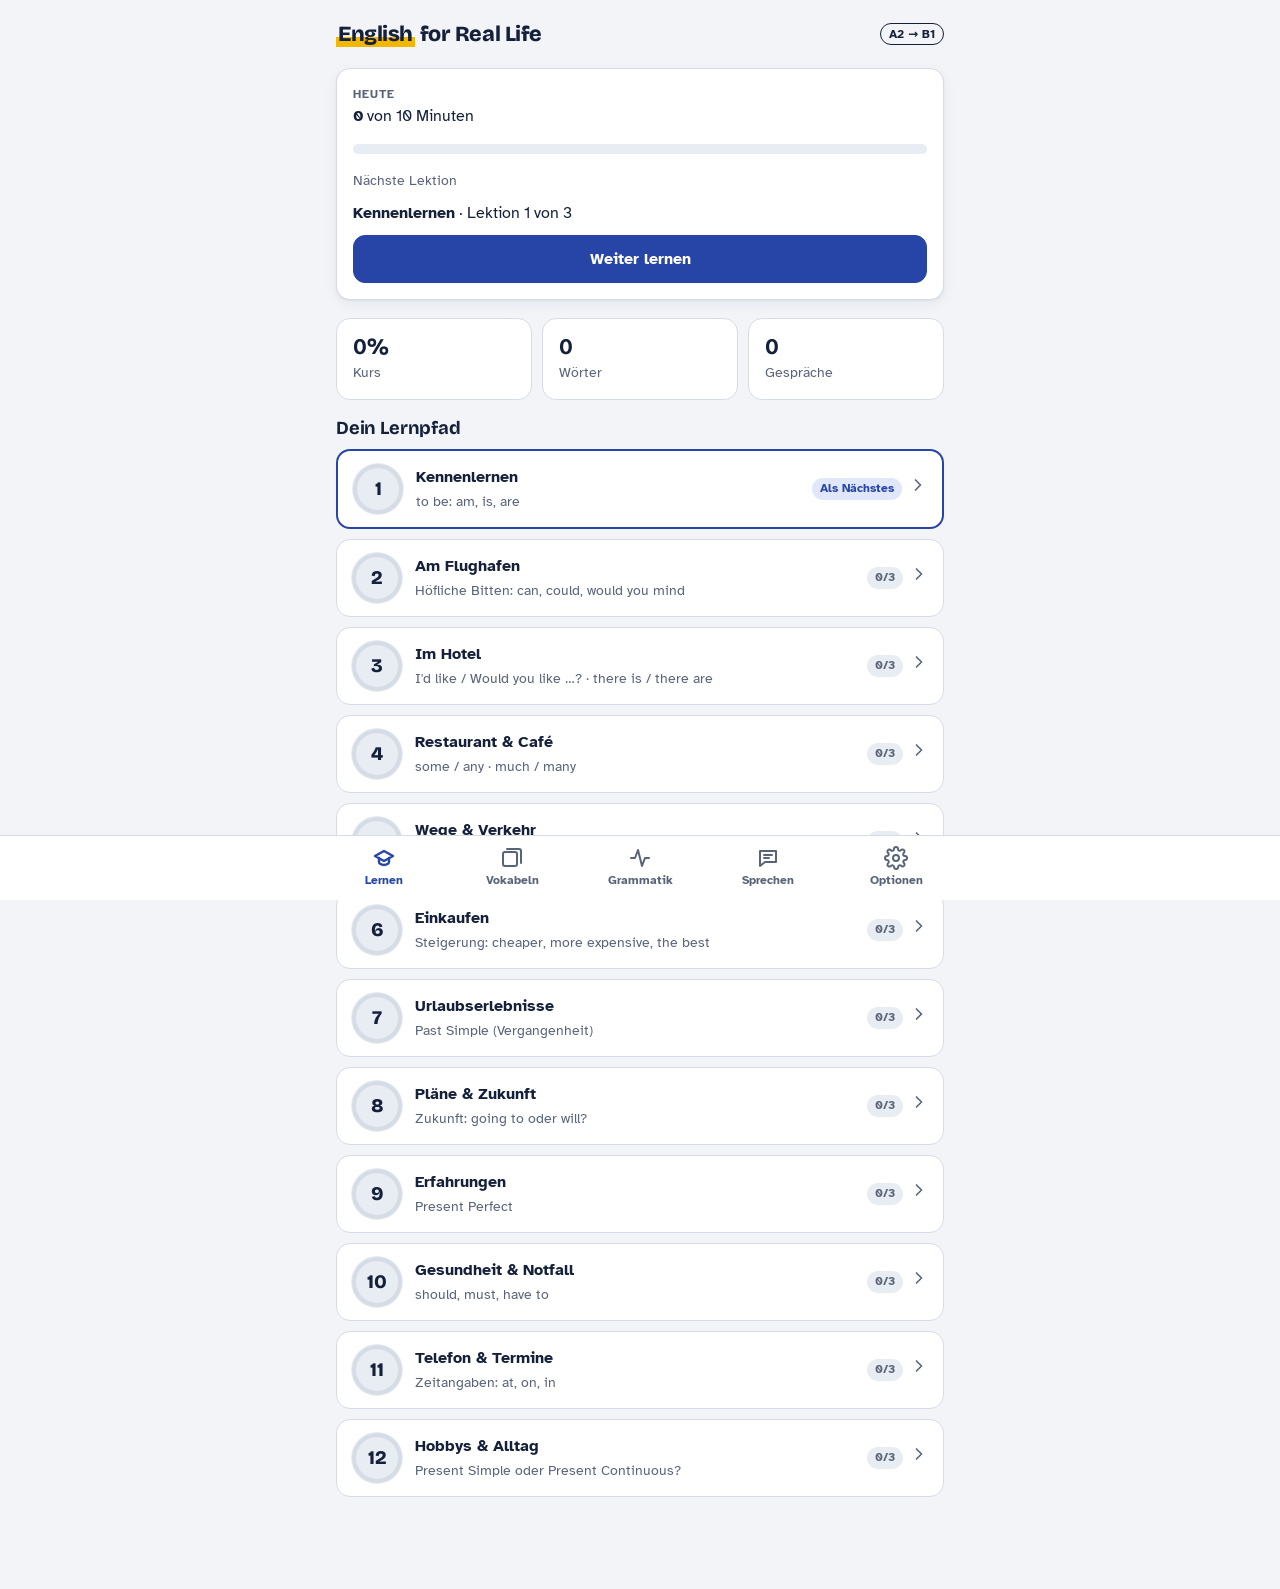
<file: index.html>
<!doctype html>
<html lang="de">
<head>
<meta charset="utf-8">
<meta name="viewport" content="width=device-width,initial-scale=1,viewport-fit=cover">
<title>English for Real Life</title>
<meta name="description" content="Englisch lernen für Urlaub und Alltag: Vokabeln, Grammatik, Zeitformen und Gespräche mit Korrektur.">
<meta name="theme-color" content="#2745A6">
<link rel="manifest" href="manifest.webmanifest">
<link rel="icon" href="icon.svg" type="image/svg+xml">
<link rel="apple-touch-icon" href="icon.svg">
<meta name="apple-mobile-web-app-capable" content="yes">
<link rel="preconnect" href="https://fonts.googleapis.com">
<link rel="preconnect" href="https://fonts.gstatic.com" crossorigin>
<link rel="stylesheet" href="https://fonts.googleapis.com/css2?family=Atkinson+Hyperlegible:wght@400;700&family=Bricolage+Grotesque:opsz,wght@12..96,600;12..96,800&display=swap">
<link rel="stylesheet" href="css/style.css">
<style>:root{padding-top:env(safe-area-inset-top,0px);padding-bottom:env(safe-area-inset-bottom,0px)}</style>
</head>
<body>
<div id="app"><main class="wrap"><p>Lädt …</p></main></div>
<noscript>Diese App braucht JavaScript.</noscript>
<script src="js/data-units.js"></script>
<script src="js/data-more.js"></script>
<script src="js/app.js"></script>
</body>
</html>
</file>
<file: css/style.css>
/* Layout: eine schmale, mobile Spalte (max. 640px) mit fester Navigationsleiste unten;
   Lektionen laufen als Vollbild-Ansicht mit Aktionsleiste am unteren Rand. */
:root {
  --bg: #F2F4F8;
  --surface: #FFFFFF;
  --surface-2: #E8ECF3;
  --ink: #15203A;
  --muted: #5A6479;
  --line: #D6DCE6;
  --accent: #2745A6;
  --accent-ink: #FFFFFF;
  --accent-soft: #E1E7FA;
  --mark: #F2B705;
  --good: #1D7347;
  --good-bg: #E1F2E8;
  --bad: #B3261E;
  --bad-bg: #FBE7E5;
  --warn: #8A5A00;
  --warn-bg: #FFF2D1;
  --shadow: 0 1px 2px rgba(21, 32, 58, .06), 0 4px 14px rgba(21, 32, 58, .06);

  --font-display: 'Bricolage Grotesque', 'Segoe UI', system-ui, sans-serif;
  --font-body: 'Atkinson Hyperlegible', 'Segoe UI', system-ui, -apple-system, sans-serif;

  --step--1: .875rem;
  --step-0: 1rem;
  --step-1: 1.15rem;
  --step-2: 1.4rem;
  --step-3: 1.85rem;
  --radius: 14px;
  --nav-h: 64px;
}
@media (prefers-color-scheme: dark) {
  :root:not([data-theme="light"]) {
    --bg: #0D1321; --surface: #151D30; --surface-2: #1F2940; --ink: #E6EBF5; --muted: #9AA5BB;
    --line: #2A3552; --accent: #8EA7FF; --accent-ink: #0D1321; --accent-soft: #1E2A4D; --mark: #F5C84B;
    --good: #5CCB8E; --good-bg: #13301F; --bad: #FF8A7E; --bad-bg: #3A1714; --warn: #F0BE5A; --warn-bg: #3A2B0C;
    --shadow: 0 1px 2px rgba(0, 0, 0, .3), 0 4px 14px rgba(0, 0, 0, .25);
    color-scheme: dark;
  }
}
:root[data-theme="dark"] {
  --bg: #0D1321; --surface: #151D30; --surface-2: #1F2940; --ink: #E6EBF5; --muted: #9AA5BB;
  --line: #2A3552; --accent: #8EA7FF; --accent-ink: #0D1321; --accent-soft: #1E2A4D; --mark: #F5C84B;
  --good: #5CCB8E; --good-bg: #13301F; --bad: #FF8A7E; --bad-bg: #3A1714; --warn: #F0BE5A; --warn-bg: #3A2B0C;
  --shadow: 0 1px 2px rgba(0, 0, 0, .3), 0 4px 14px rgba(0, 0, 0, .25);
  color-scheme: dark;
}

* { box-sizing: border-box; }
html { -webkit-text-size-adjust: 100%; }
body {
  margin: 0;
  background: var(--bg);
  color: var(--ink);
  font-family: var(--font-body);
  font-size: var(--step-0);
  line-height: 1.5;
}
button, input, select, textarea { font: inherit; color: inherit; }
button { cursor: pointer; }
:focus-visible { outline: 3px solid var(--accent); outline-offset: 2px; border-radius: 6px; }
[hidden] { display: none !important; }

.wrap {
  max-width: 640px;
  margin: 0 auto;
  padding-left: max(16px, env(safe-area-inset-left, 0px));
  padding-right: max(16px, env(safe-area-inset-right, 0px));
  padding-block: 12px calc(var(--nav-h) + 28px + env(safe-area-inset-bottom, 0px));
  display: grid;
  grid-template-columns: minmax(0, 1fr);
  gap: 18px;
}
.wrap > * { min-width: 0; }

h1, h2, h3 { font-family: var(--font-display); line-height: 1.15; margin: 0; text-wrap: balance; letter-spacing: -.01em; }
h1 { font-size: var(--step-3); font-weight: 800; }
h2 { font-size: var(--step-2); font-weight: 700; }
h3 { font-size: var(--step-1); font-weight: 700; }
p { margin: 0; }
.muted { color: var(--muted); }
.small { font-size: var(--step--1); }
.eyebrow { font-size: .78rem; letter-spacing: .08em; text-transform: uppercase; color: var(--muted); font-weight: 700; }
.stack { display: grid; gap: 10px; }
.stack-lg { display: grid; gap: 16px; }
.row { display: flex; gap: 10px; align-items: center; flex-wrap: wrap; }
.row.between { justify-content: space-between; }
.grow { flex: 1 1 auto; min-width: 0; }

/* Kopfzeile */
.top {
  display: flex; align-items: center; justify-content: space-between; gap: 12px;
  padding-top: 6px;
}
.brand { display: flex; align-items: baseline; gap: 8px; }
.brand-mark {
  font-family: var(--font-display); font-weight: 800; font-size: 1.35rem; letter-spacing: -.02em;
}
.brand-mark span { background: linear-gradient(transparent 62%, var(--mark) 62%); padding: 0 2px; }
.level-pill {
  font-size: .75rem; font-weight: 700; border: 1.5px solid var(--ink); border-radius: 999px; padding: 1px 8px;
}

/* Karten */
.card {
  background: var(--surface); border: 1px solid var(--line); border-radius: var(--radius);
  padding: 16px; box-shadow: var(--shadow);
}
.card.flat { box-shadow: none; }
.card.soft { background: var(--surface-2); border-color: transparent; box-shadow: none; }

/* Buttons */
.btn {
  display: inline-flex; align-items: center; justify-content: center; gap: 8px;
  min-height: 48px; padding: 10px 18px; border-radius: 12px;
  border: 1.5px solid var(--line); background: var(--surface); font-weight: 700;
  text-decoration: none; transition: transform .08s ease, background .15s ease;
}
.btn:active { transform: translateY(1px); }
.btn.primary { background: var(--accent); color: var(--accent-ink); border-color: var(--accent); }
.btn.good { background: var(--good); color: var(--surface); border-color: var(--good); }
.btn.ghost { background: transparent; border-color: transparent; }
.btn.block { width: 100%; }
.btn.sm { min-height: 38px; padding: 6px 12px; font-size: var(--step--1); border-radius: 10px; }
.btn:disabled { opacity: .45; cursor: not-allowed; }
.icon-btn {
  width: 40px; height: 40px; flex: 0 0 40px; border-radius: 50%; border: 1.5px solid var(--line);
  background: var(--surface); display: inline-grid; place-items: center; padding: 0;
}
.icon-btn svg { width: 20px; height: 20px; }
.icon-btn.lg { width: 64px; height: 64px; flex-basis: 64px; }
.icon-btn.lg svg { width: 30px; height: 30px; }
.icon-btn.accent { background: var(--accent); border-color: var(--accent); color: var(--accent-ink); }
.icon-btn.rec { background: var(--bad); border-color: var(--bad); color: #fff; animation: pulse 1.2s infinite; }
@keyframes pulse { 50% { box-shadow: 0 0 0 8px color-mix(in srgb, var(--bad) 25%, transparent); } }

/* Fortschritt */
.bar { height: 10px; border-radius: 999px; background: var(--surface-2); overflow: hidden; }
.bar > i { display: block; height: 100%; background: var(--accent); border-radius: inherit; transition: width .3s ease; }
.bar.mark > i { background: var(--mark); }
.stats { display: grid; grid-template-columns: repeat(3, minmax(0, 1fr)); gap: 10px; }
.stat { display: grid; gap: 2px; }
.stat b { font-family: var(--font-display); font-size: var(--step-2); font-variant-numeric: tabular-nums; line-height: 1.1; }

/* Lernpfad */
.path { display: grid; gap: 10px; }
.unit {
  display: grid; grid-template-columns: 52px minmax(0, 1fr) auto; gap: 12px; align-items: center;
  background: var(--surface); border: 1px solid var(--line); border-radius: var(--radius);
  padding: 12px 14px; text-align: left; width: 100%;
}
.unit.next { border: 2px solid var(--accent); }
.unit-no {
  width: 52px; height: 52px; border-radius: 50%; display: grid; place-items: center;
  font-family: var(--font-display); font-weight: 800; font-size: 1.2rem; background: var(--surface-2);
  position: relative;
}
.unit-no .ring { position: absolute; inset: 0; width: 52px; height: 52px; transform: rotate(-90deg); }
.unit-no circle { fill: none; stroke-width: 4; }
.unit-no .track { stroke: var(--line); }
.unit-no .val { stroke: var(--accent); stroke-linecap: round; }
.unit.done .unit-no { background: var(--accent-soft); }
.unit-title { font-weight: 700; }
.unit-sub { font-size: var(--step--1); color: var(--muted); }
.chev { color: var(--muted); }

/* Navigation unten */
.nav {
  position: fixed; left: 0; right: 0; bottom: 0; z-index: 20;
  background: var(--surface); border-top: 1px solid var(--line);
  padding-bottom: env(safe-area-inset-bottom, 0px);
  padding-left: max(8px, env(safe-area-inset-left, 0px));
  padding-right: max(8px, env(safe-area-inset-right, 0px));
}
.nav-inner { max-width: 640px; margin: 0 auto; display: grid; grid-template-columns: repeat(5, minmax(0, 1fr)); height: var(--nav-h); }
.nav a {
  display: grid; place-items: center; align-content: center; gap: 2px; text-decoration: none; color: var(--muted);
  font-size: .72rem; font-weight: 700;
}
.nav a svg { width: 24px; height: 24px; }
.nav a[aria-current="page"] { color: var(--accent); }
.nav a[aria-current="page"] svg { stroke-width: 2.4; }

/* Listen */
.list { display: grid; }
.li {
  display: flex; align-items: center; gap: 12px; padding: 10px 0; border-bottom: 1px solid var(--line);
}
.li:last-child { border-bottom: 0; }
.li .grow p:first-child { font-weight: 700; }
.ex { font-style: italic; color: var(--muted); font-size: var(--step--1); }
.tag {
  display: inline-block; font-size: .72rem; font-weight: 700; padding: 2px 8px; border-radius: 999px;
  background: var(--surface-2); color: var(--muted); white-space: nowrap;
}
.tag.good { background: var(--good-bg); color: var(--good); }
.tag.accent { background: var(--accent-soft); color: var(--accent); }

.grammar p + p { margin-top: 8px; }
.grammar i { color: var(--accent); font-style: normal; font-weight: 700; }
.example { border-left: 3px solid var(--mark); padding: 4px 0 4px 12px; }

.tabs { display: flex; gap: 6px; background: var(--surface-2); padding: 4px; border-radius: 12px; }
.tabs button {
  flex: 1; border: 0; background: transparent; border-radius: 9px; padding: 8px 6px; font-weight: 700; color: var(--muted);
}
.tabs button[aria-selected="true"] { background: var(--surface); color: var(--ink); box-shadow: var(--shadow); }

/* Zeitstrahl */
.timeline { position: relative; height: 54px; margin: 6px 4px 0; }
.timeline .axis { position: absolute; left: 0; right: 0; top: 26px; height: 2px; background: var(--line); }
.timeline .now { position: absolute; left: 62%; top: 12px; width: 2px; height: 30px; background: var(--ink); }
.timeline .now::after { content: 'jetzt'; position: absolute; top: 32px; left: -12px; font-size: .7rem; font-weight: 700; }
.timeline .seg { position: absolute; top: 20px; height: 14px; border-radius: 999px; background: var(--accent); opacity: .85; }
.timeline .lbl { position: absolute; top: 36px; font-size: .7rem; color: var(--muted); }
.form-rows { display: grid; gap: 4px; font-size: var(--step--1); }
.form-rows div { background: var(--surface-2); border-radius: 8px; padding: 6px 10px; }
.form-rows b { color: var(--accent); }

/* Lektion (Vollbild) */
.runner {
  position: fixed; inset: 0; z-index: 40; background: var(--bg);
  display: grid; grid-template-rows: auto minmax(0, 1fr) auto; grid-template-columns: minmax(0, 1fr);
  padding-top: env(safe-area-inset-top, 0px);
}
.runner-head, .runner-body > div, .runner-foot > div {
  max-width: 640px; margin: 0 auto; width: 100%;
  padding-left: max(16px, env(safe-area-inset-left, 0px));
  padding-right: max(16px, env(safe-area-inset-right, 0px));
}
.runner-head { display: flex; align-items: center; gap: 12px; padding-block: 12px; }
.runner-body { overflow-y: auto; }
.runner-body > div { padding-block: 8px 24px; display: grid; grid-template-columns: minmax(0, 1fr); gap: 18px; }
.runner-foot { border-top: 1px solid var(--line); background: var(--surface); padding-bottom: env(safe-area-inset-bottom, 0px); }
.runner-foot > div { padding-block: 12px; display: grid; grid-template-columns: minmax(0, 1fr); gap: 10px; }
.runner-foot.ok { background: var(--good-bg); border-color: transparent; }
.runner-foot.no { background: var(--bad-bg); border-color: transparent; }
.fb-title { font-family: var(--font-display); font-weight: 800; font-size: var(--step-1); }
.runner-foot.ok .fb-title { color: var(--good); }
.runner-foot.no .fb-title { color: var(--bad); }

.prompt { font-family: var(--font-display); font-size: var(--step-2); font-weight: 700; }
.prompt-sub { color: var(--muted); }
.options { display: grid; gap: 10px; }
.opt {
  text-align: left; padding: 14px 16px; border-radius: 12px; border: 2px solid var(--line);
  background: var(--surface); font-weight: 700; min-height: 54px;
}
.opt[aria-pressed="true"] { border-color: var(--accent); background: var(--accent-soft); }
.opt.right { border-color: var(--good); background: var(--good-bg); }
.opt.wrong { border-color: var(--bad); background: var(--bad-bg); }
.gap-sentence { font-size: var(--step-1); font-weight: 700; }
.gap-sentence u { text-decoration: none; display: inline-block; min-width: 70px; border-bottom: 2.5px solid var(--accent); text-align: center; color: var(--accent); }

.tiles { display: flex; flex-wrap: wrap; gap: 8px; }
.tile {
  border: 1.5px solid var(--line); border-bottom-width: 3px; background: var(--surface); border-radius: 10px;
  padding: 8px 12px; font-weight: 700;
}
.tile.used { visibility: hidden; }
.answer-line {
  min-height: 62px; border-bottom: 2px dashed var(--line); padding-bottom: 8px; display: flex; flex-wrap: wrap; gap: 8px; align-content: flex-start;
}
.text-in {
  width: 100%; padding: 12px 14px; border-radius: 12px; border: 2px solid var(--line); background: var(--surface);
  font-size: var(--step-1);
}
.text-in:focus { border-color: var(--accent); outline: none; }

.speak-box { display: grid; justify-items: center; gap: 12px; text-align: center; padding: 10px 0; }
.heard { font-style: italic; color: var(--muted); min-height: 1.5em; }

.result-hero { text-align: center; display: grid; gap: 10px; padding: 24px 0; }
.big-num { font-family: var(--font-display); font-size: 3.4rem; font-weight: 800; line-height: 1; font-variant-numeric: tabular-nums; }

/* Karteikarten */
.flash {
  min-height: 220px; display: grid; place-items: center; text-align: center; gap: 8px; padding: 24px 16px;
}
.flash .front { font-family: var(--font-display); font-size: var(--step-3); font-weight: 800; }
.flash .back { font-size: var(--step-2); font-weight: 700; color: var(--accent); }
.boxes { display: grid; grid-template-columns: repeat(5, minmax(0, 1fr)); gap: 6px; }
.boxes div { background: var(--surface-2); border-radius: 10px; padding: 8px 4px; text-align: center; }
.boxes b { display: block; font-family: var(--font-display); font-size: var(--step-1); font-variant-numeric: tabular-nums; }

/* Gespräch */
.chat-wrap {
  position: fixed; inset: 0; z-index: 40; background: var(--bg);
  display: grid; grid-template-rows: auto minmax(0, 1fr) auto; grid-template-columns: minmax(0, 1fr);
  padding-top: env(safe-area-inset-top, 0px);
}
.chat-scroll { overflow-y: auto; }
.chat-scroll > div {
  max-width: 640px; margin: 0 auto; display: grid; grid-template-columns: minmax(0, 1fr); gap: 12px; padding-block: 8px 20px;
  padding-left: max(16px, env(safe-area-inset-left, 0px)); padding-right: max(16px, env(safe-area-inset-right, 0px));
}
.goal { font-size: var(--step--1); background: var(--warn-bg); color: var(--ink); border-radius: 12px; padding: 10px 12px; }
.msg { display: grid; gap: 6px; max-width: 88%; min-width: 0; }
.msg.them { justify-self: start; }
.msg.me { justify-self: end; }
.bubble { padding: 10px 14px; border-radius: 16px; line-height: 1.45; overflow-wrap: anywhere; }
.them .bubble { background: var(--surface); border: 1px solid var(--line); border-bottom-left-radius: 4px; }
.me .bubble { background: var(--accent); color: var(--accent-ink); border-bottom-right-radius: 4px; }
.bubble-tools { display: flex; gap: 6px; align-items: center; }
.bubble-tools .icon-btn { width: 32px; height: 32px; flex-basis: 32px; }
.bubble-tools .icon-btn svg { width: 16px; height: 16px; }
.trans { font-size: var(--step--1); color: var(--muted); }
.fix {
  border-radius: 12px; padding: 10px 12px; font-size: var(--step--1); display: grid; gap: 6px;
  justify-self: end; max-width: 92%;
}
.fix.correct { background: var(--good-bg); }
.fix.minor { background: var(--warn-bg); }
.fix.error { background: var(--bad-bg); }
.fix-head { font-weight: 800; }
.fix.correct .fix-head { color: var(--good); }
.fix.minor .fix-head { color: var(--warn); }
.fix.error .fix-head { color: var(--bad); }
.fix .corr { font-size: var(--step-0); font-weight: 700; }
.fix mark { background: color-mix(in srgb, var(--mark) 55%, transparent); color: inherit; border-radius: 3px; padding: 0 2px; }
.del { text-decoration: line-through; opacity: .7; }
.chips { display: flex; gap: 6px; flex-wrap: wrap; }
.chip { border: 1px solid var(--line); background: var(--surface); border-radius: 999px; padding: 3px 10px; font-size: .8rem; font-weight: 700; }
.chip.added { background: var(--good-bg); border-color: transparent; color: var(--good); }
.typing { justify-self: start; color: var(--muted); font-style: italic; }
.chat-foot { background: var(--surface); border-top: 1px solid var(--line); padding-bottom: env(safe-area-inset-bottom, 0px); }
.chat-foot > div {
  max-width: 640px; margin: 0 auto; display: grid; grid-template-columns: minmax(0, 1fr); gap: 8px; padding-block: 10px;
  padding-left: max(16px, env(safe-area-inset-left, 0px)); padding-right: max(16px, env(safe-area-inset-right, 0px));
}
.composer { display: flex; gap: 8px; align-items: flex-end; }
.composer textarea {
  flex: 1; min-width: 0; resize: none; min-height: 48px; max-height: 140px; padding: 11px 14px;
  border-radius: 14px; border: 2px solid var(--line); background: var(--bg);
}
.composer textarea:focus { border-color: var(--accent); outline: none; }
.hint { font-size: var(--step--1); background: var(--accent-soft); border-radius: 10px; padding: 8px 12px; }

.notice { border-radius: 12px; padding: 12px 14px; background: var(--warn-bg); font-size: var(--step--1); }
.notice.good { background: var(--good-bg); }
.field { display: grid; gap: 6px; }
.field label { font-weight: 700; }
.field input, .field select {
  padding: 10px 12px; border-radius: 10px; border: 1.5px solid var(--line); background: var(--surface); width: 100%;
}
.toast {
  position: fixed; left: 50%; transform: translateX(-50%); top: calc(12px + env(safe-area-inset-top, 0px));
  background: var(--ink); color: var(--bg); padding: 10px 16px; border-radius: 12px; z-index: 60; font-weight: 700;
  max-width: calc(100% - 32px);
}

@media (prefers-reduced-motion: reduce) {
  *, *::before, *::after { animation: none !important; transition: none !important; }
}
</file>
